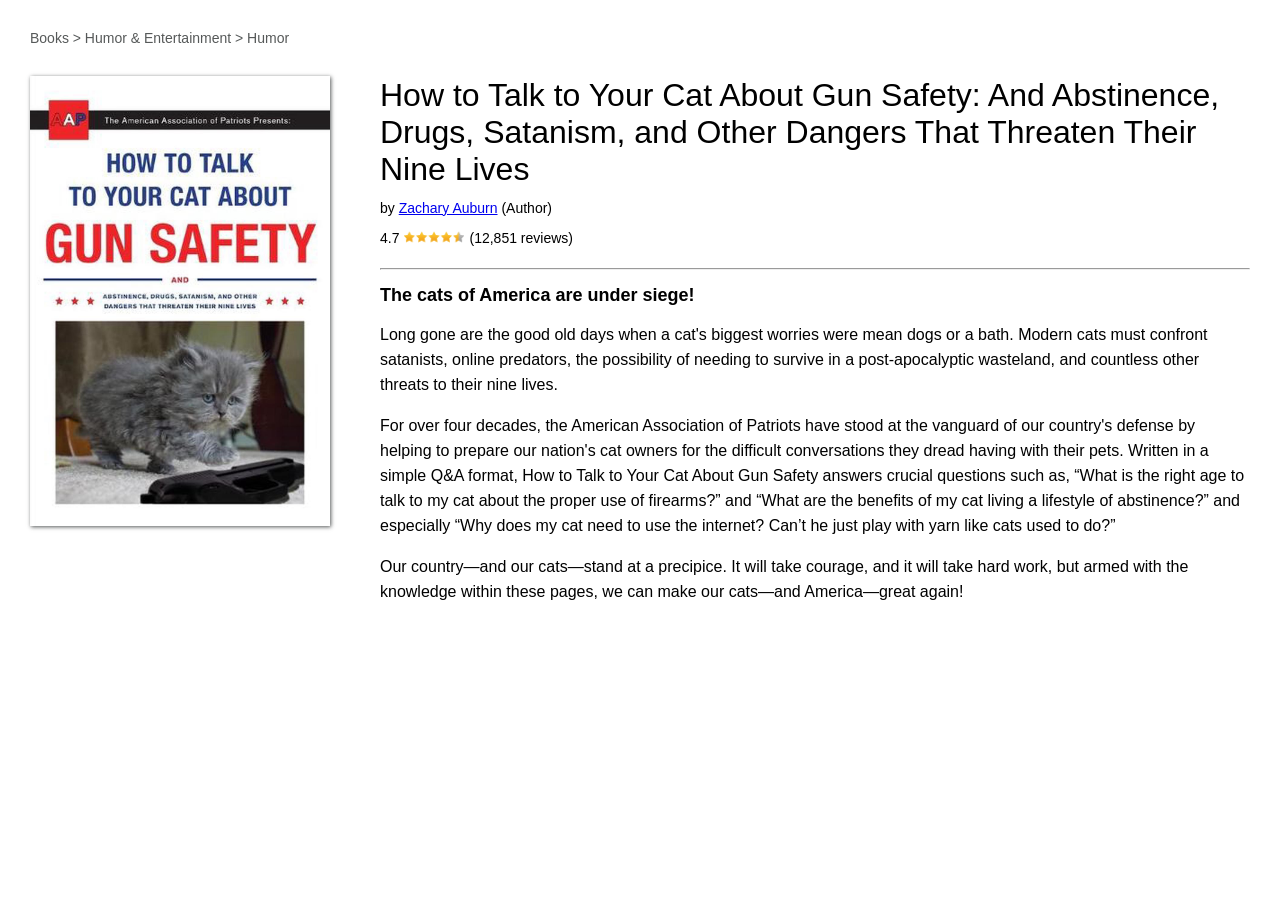
<file: amazon-product-page/index.html>
<!DOCTYPE html>
<html>
    <head>
        <meta charset="UTF-8">
        <meta name="viewport" content="width=device-width, initial-scale=1.0">
        <title>Amazon Product Page</title>
        <link rel="stylesheet" href="style.css">
    </head>

    <body>
        <p class ="header">Books > Humor & Entertainment > Humor</p>

        <div class="product-page">
            <img class="book-cover" src="./images/cover.jpg" alt="Book Cover">
            
            <div>
                <h1 class="heading">How to Talk to Your Cat About Gun Safety: And Abstinence, Drugs, Satanism, and Other Dangers That Threaten Their Nine Lives</h1>
                
                <p class="author">by <a href="https://a.co/d/0gkNpJZr">Zachary Auburn</a> (Author)</p>
                
                <div class="rating">
                    <p>4.7</p>
                    <img class="star-rating" src="./images/star-rating.png" alt="Star Rating">
                    <p>(12,851 reviews)</p>
                </div>

                <hr>

                <h2 class="subheading">The cats of America are under siege!</h2>

                <div class="description">
                    <p>Long gone are the good old days when a cat's biggest worries were mean dogs or a bath. Modern cats must confront satanists,
                        online predators, the possibility of needing to survive in a post-apocalyptic wasteland, and countless other threats to their
                        nine lives.</p>
                    <p>For over four decades, the American Association of Patriots have stood at the vanguard of our country's defense by helping
                        to prepare our nation's cat owners for the difficult conversations they dread having with their pets. Written in a simple
                        Q&A format, How to Talk to Your Cat About Gun Safety answers crucial questions such as, “What is the right age to talk to
                        my cat about the proper use of firearms?” and “What are the benefits of my cat living a lifestyle of abstinence?” and
                            especially “Why does my cat need to use the internet? Can’t he just play with yarn like cats used to do?”</p>
                    <p>Our country—and our cats—stand at a precipice. It will take courage, and it will take hard work, but armed with the knowledge
                        within these pages, we can make our cats—and America—great again!</p>
                    
                </div>

            </div>
        </div>
    </body>
</html>
</file>
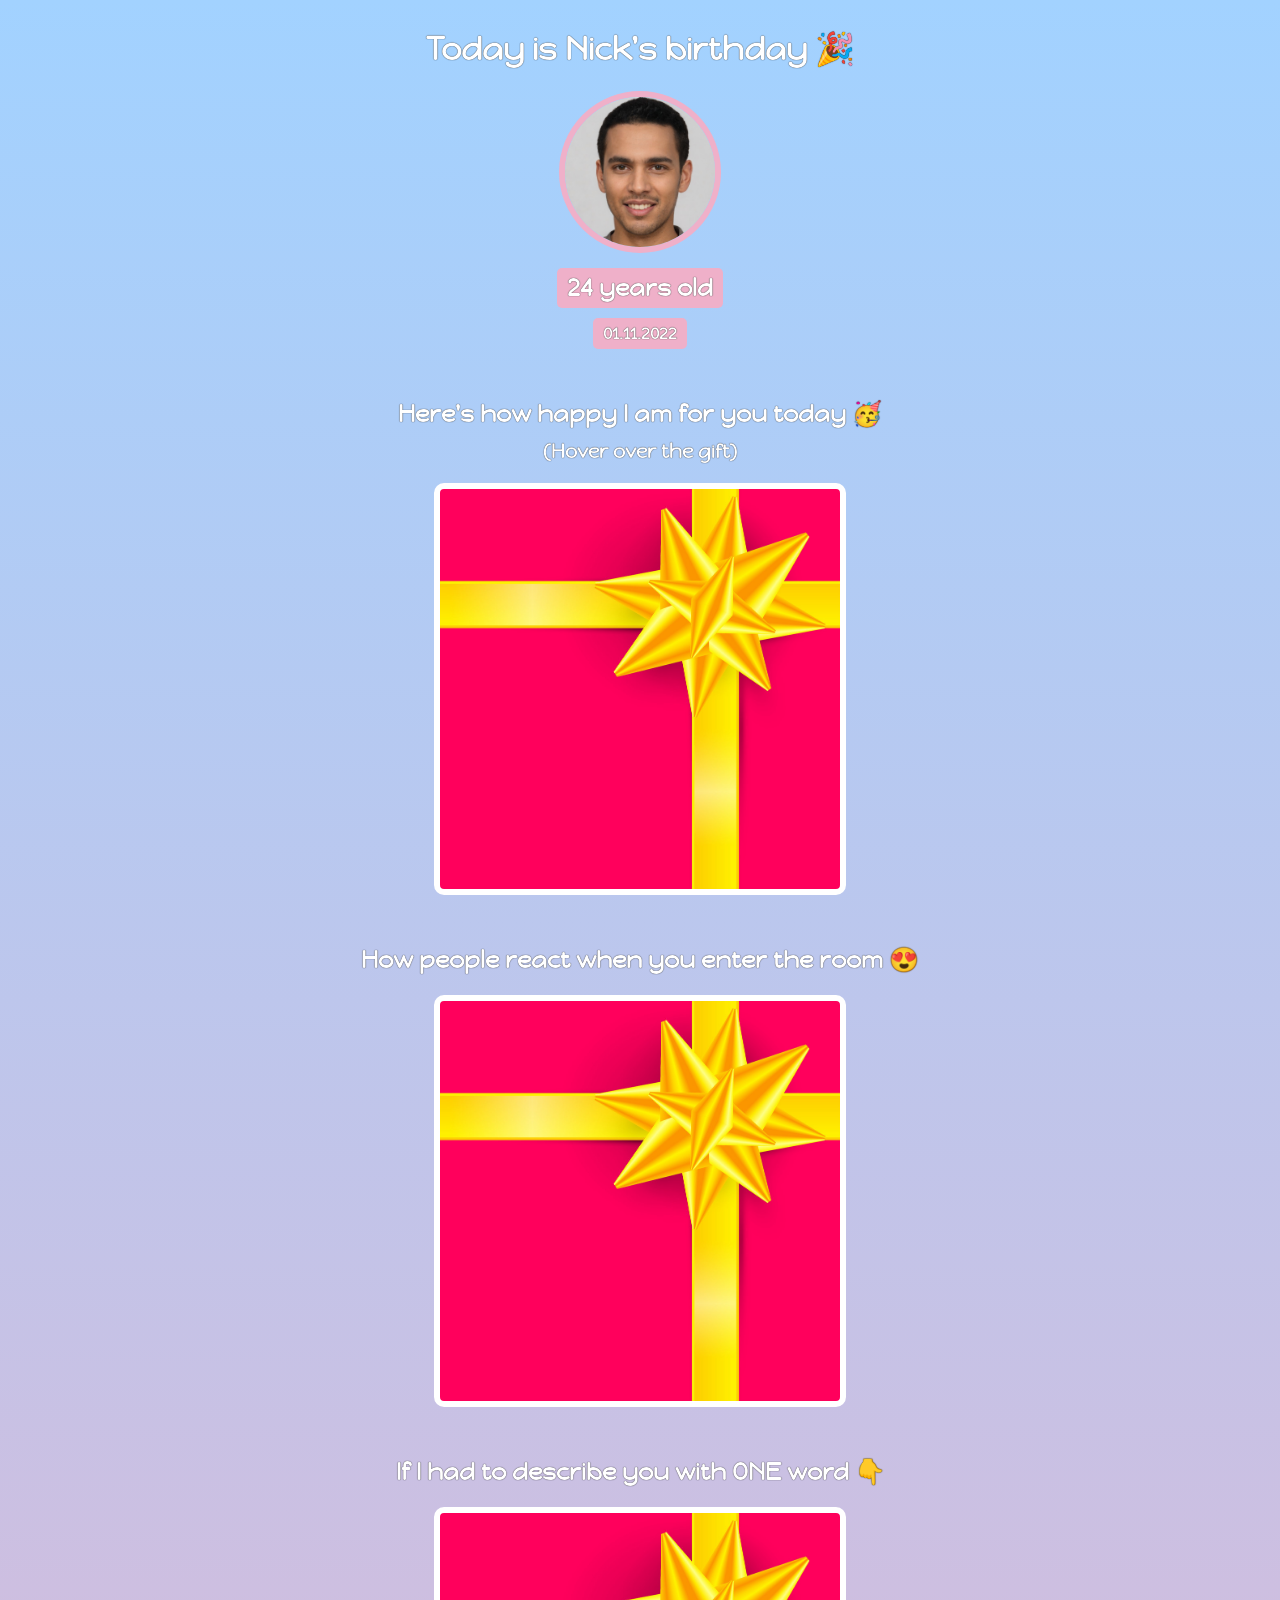
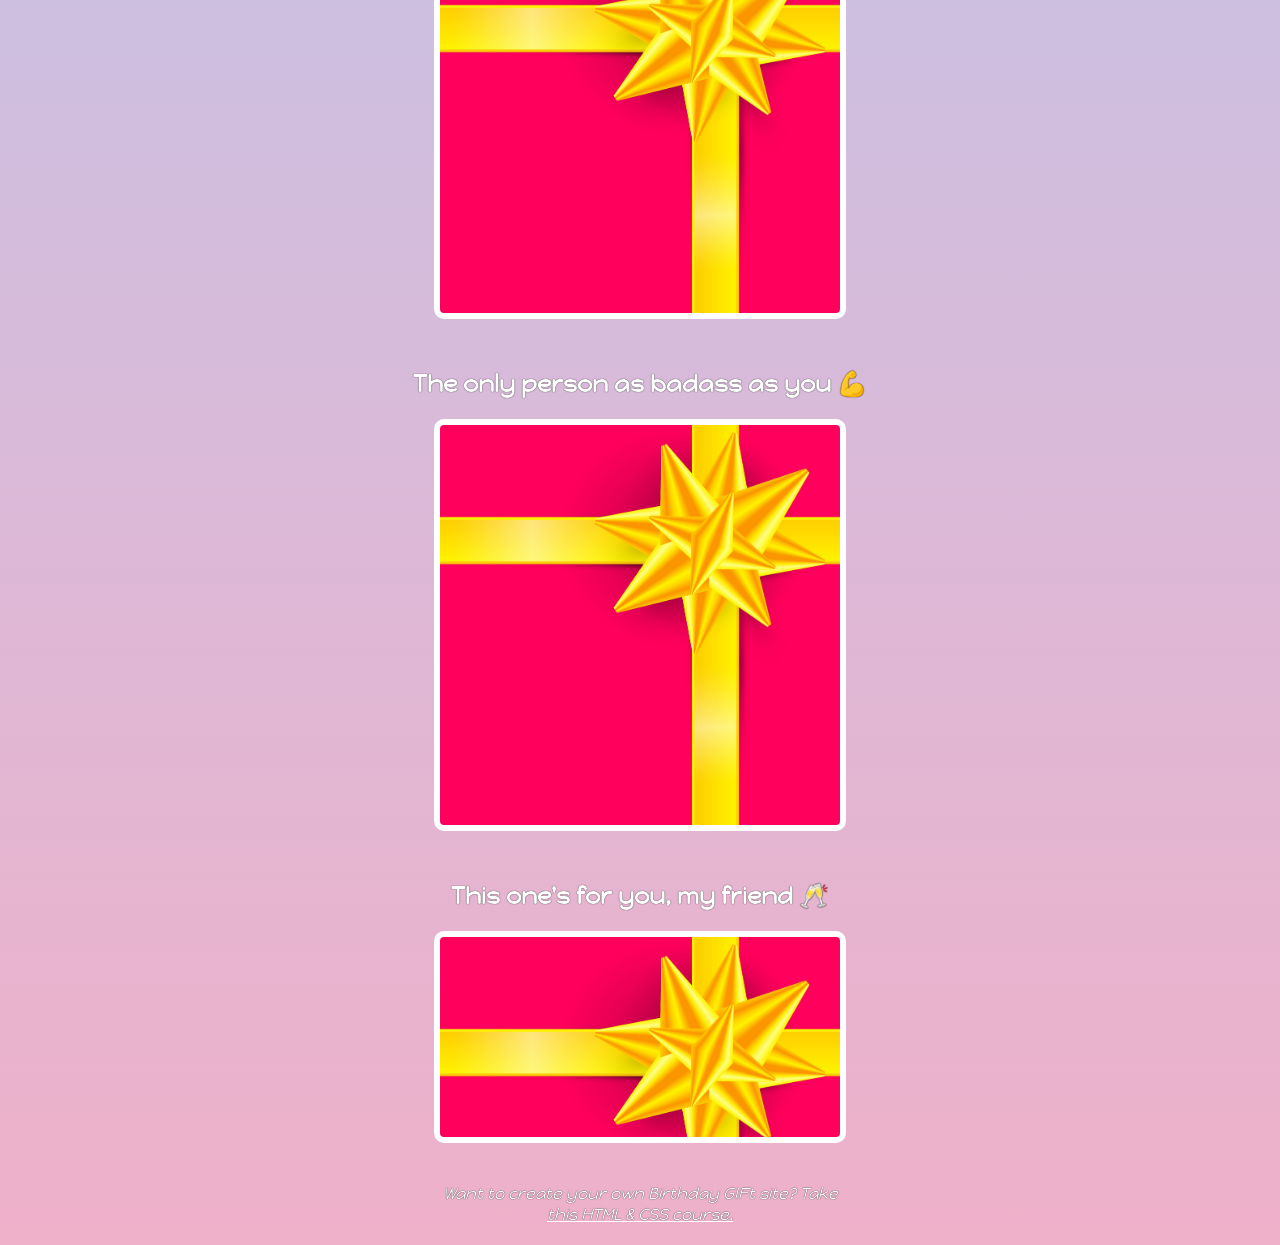
<file: brithday-gift-site/index.html>
<html>
    <head>
        <link rel="preconnect" href="https://fonts.googleapis.com">
        <link rel="preconnect" href="https://fonts.gstatic.com" crossorigin>
        <link href="https://fonts.googleapis.com/css2?family=Happy+Monkey&display=swap" rel="stylesheet">
        <link rel="stylesheet" href="styles.css">
    </head>
    <body>
        <div id="header">
            <h1>Today is Nick's birthday 🎉</h1>
            <img id="bff-img" src="images/nick.jpg">
            <h2 id="bday-age">24 years old</h2>
            <h4 id="bday-date">01.11.2022</h4>
        </div>
        
        <div class="gift-section">
            <h2 class="gift-title">Here's how happy I am for you today 🥳</h2>
            <h3 class="gift-hint">(Hover over the gift)</h3>
            <div class="gift-img" id="gift-img-happy"></div>
        </div>
        
        <div class="gift-section">
            <h2 class="gift-title">How people react when you enter the room 😍</h2>
            <div class="gift-img" id="gift-img-hot"></div>
        </div>
        
        <div class="gift-section">
            <h2 class="gift-title">If I had to describe you with ONE word 👇</h2>
            <div class="gift-img" id="gift-img-genius"></div>
        </div>
        
        <div class="gift-section">
            <h2 class="gift-title">The only person as badass as you 💪</h2>
            <div class="gift-img" id="gift-img-badass"></div>
        </div>
        
         <div class="gift-section">
            <h2 class="gift-title">This one's for you, my friend 🥂</h2>
            <div class="gift-img" id="gift-img-cheers"></div>
        </div>
        
        <p id="footer">Want to create your own Birthday GIFt site? Take <a href="https://scrimba.com/learn/htmlandcss" target="_blank">this HTML & CSS course.</a></p>
        
    </body>
</html>
</file>
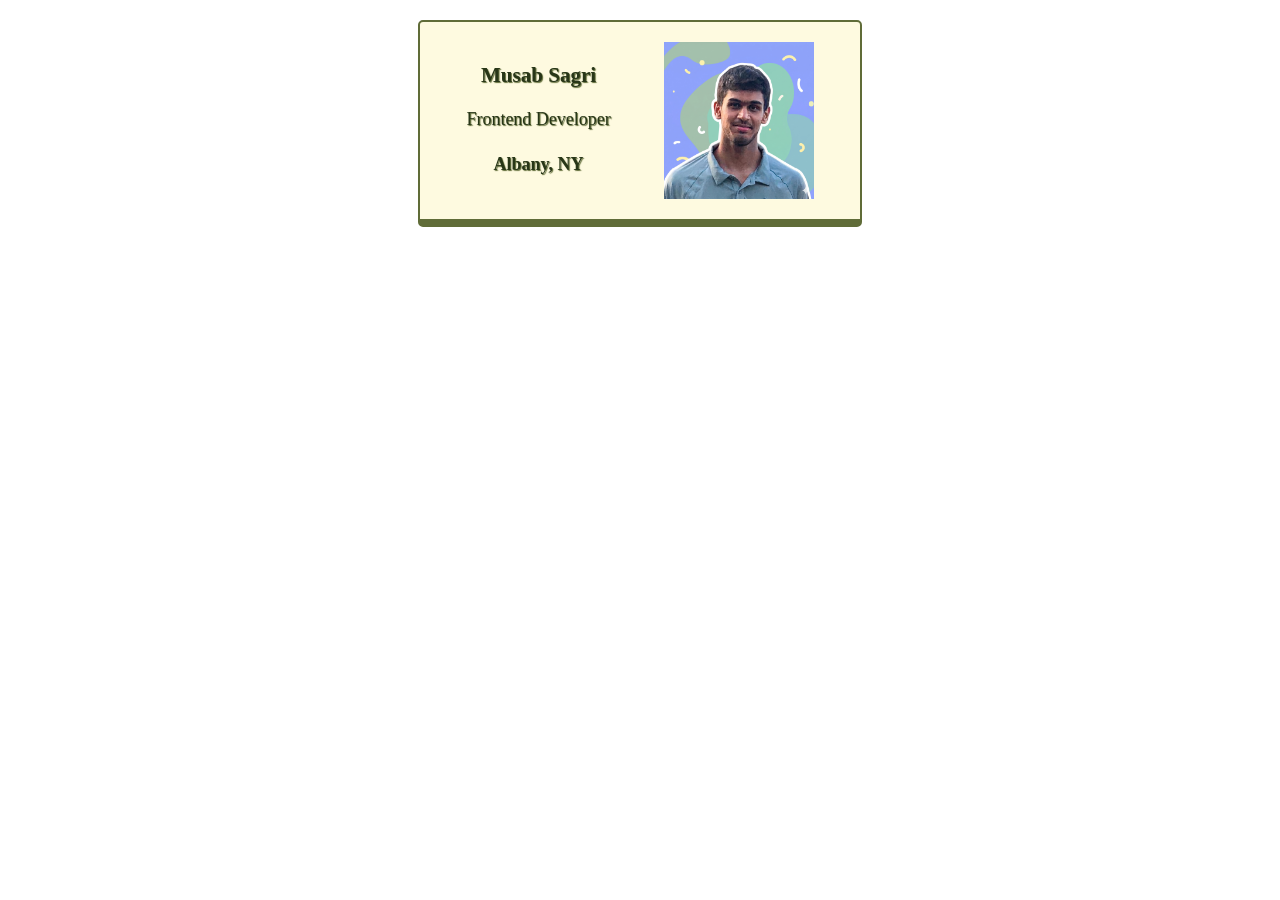
<file: business-card/index.html>
<html>
    <head>
        <link rel="stylesheet" href="styles.css" />
    </head>
    <body>
        <div class="card">
            <div >
                <h3>Musab Sagri</h3>
                <p>Frontend Developer</p>
                <h4>Albany, NY</h4>
            </div>
            <img class="avatar" src="images/musab.png">
        </div>
    </body>
</html>
</file>
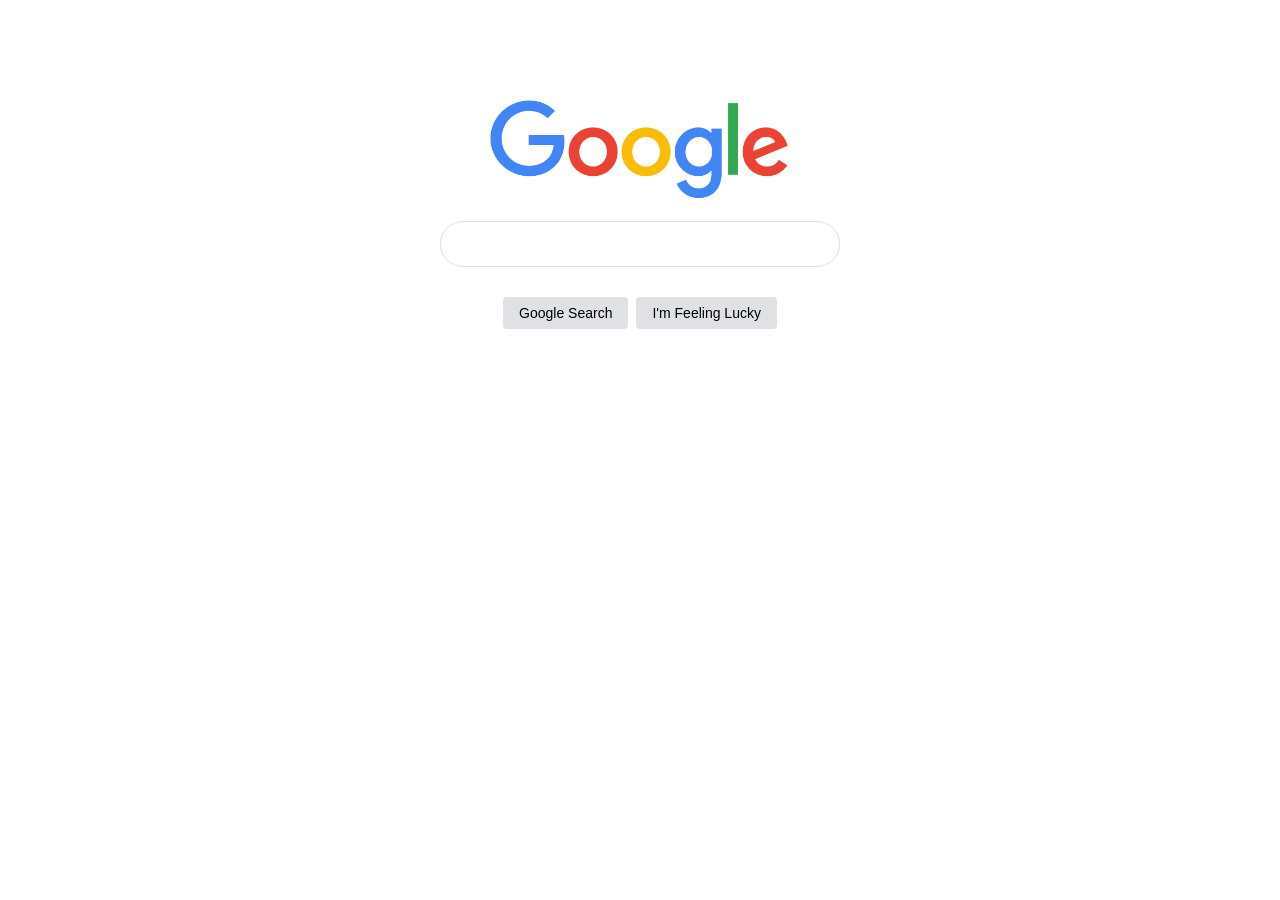
<file: google-clone/index.html>
<html>
    <head>
        <link rel="stylesheet" href="styles.css" />
    </head>
    <body>
        <div class="main">
            <img class="logo-img" src="google.png" />
            <input class="search-input" type="text" />
            <div class="btn-wrapper">
                <button class="btn">Google Search</button>
                <button class="btn">I'm Feeling Lucky</button>
            </div>
        </div>
    </body>
</html>
</file>
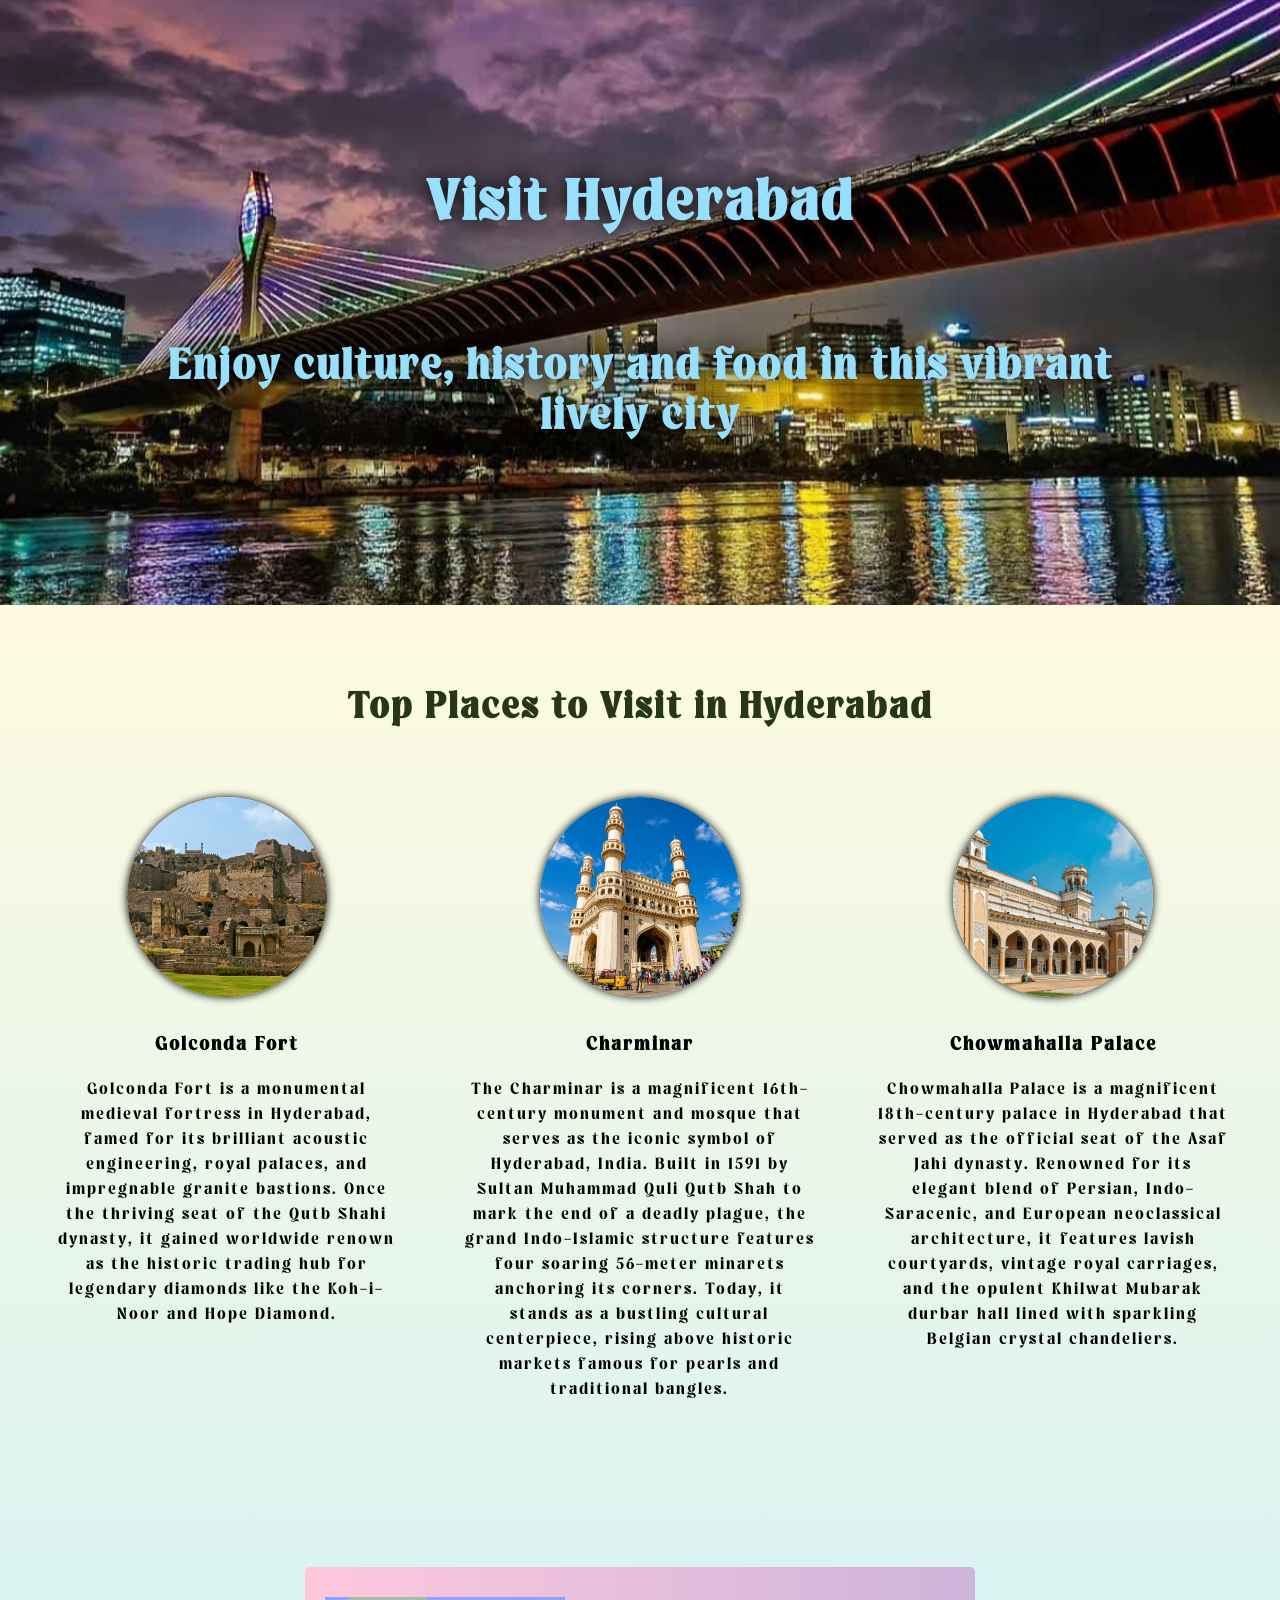
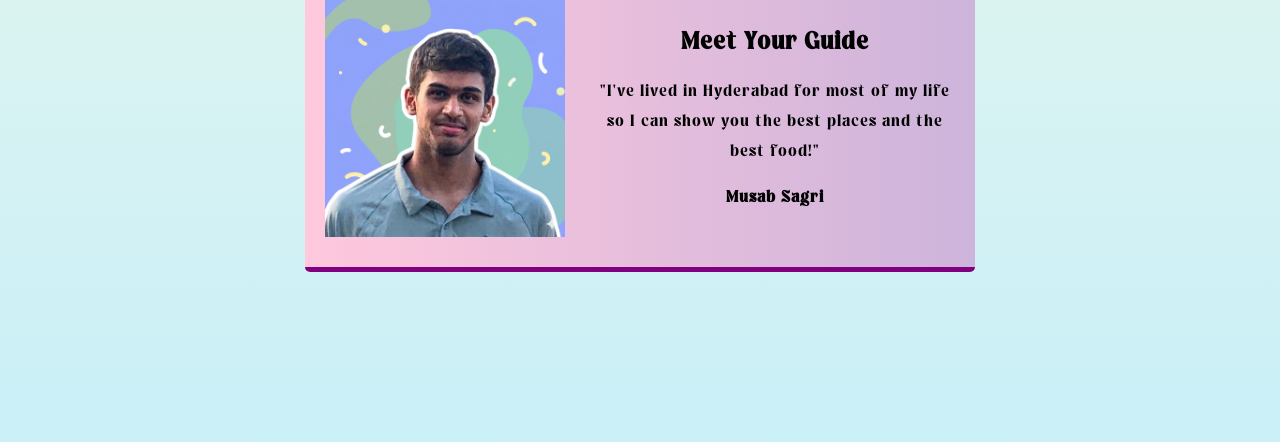
<file: hometown-homepage/index.html>
<!DOCTYPE html>
<html lang="en">

    <head>
        <meta charset="UTF-8">
        <meta http-equiv="X-UA-Compatible" content="IE=edge">
        <meta name="viewport" content="width=device-width, initial-scale=1.0">
        <title>Hometown Homepage</title>
        <link rel="stylesheet" href="styles.css">
    </head>

    <body>
        <div id="header">
            <h1>Visit Hyderabad</h1>
            <br>
            <h2>Enjoy culture, history and food in this vibrant lively city</h2>
        </div>

        <div id="gradient">

            <div id="sub-header">
                <h2>Top Places to Visit in Hyderabad</h2>
            </div>

            <div id="places-to-visit">
                <div id="place1">
                    <img class="place-image" src="images/golconda-fort.jpg" alt="Golconda Fort">
                    <h3>Golconda Fort</h3>
                    <p>Golconda Fort is a monumental medieval fortress in Hyderabad, famed for its brilliant acoustic engineering, royal palaces, 
                        and impregnable granite bastions. Once the thriving seat of the Qutb Shahi dynasty, it gained worldwide renown as the 
                        historic trading hub for legendary diamonds like the Koh-i-Noor and Hope Diamond.</p>
                </div>

                <div id="place2">
                    <img class="place-image" src="images/charminar.png" alt="Charminar">
                    <h3>Charminar</h3>
                    <p>The Charminar is a magnificent 16th-century monument and mosque that serves as the iconic symbol of Hyderabad, India. Built 
                        in 1591 by Sultan Muhammad Quli Qutb Shah to mark the end of a deadly plague, the grand Indo-Islamic structure features four 
                        soaring 56-meter minarets anchoring its corners. Today, it stands as a bustling cultural centerpiece, rising above historic 
                        markets famous for pearls and traditional bangles.</p>
                </div>

                <div id="place3">
                    <img class="place-image" src="images/chowmahalla-palace.jpg" alt="Chowmahalla Palace">
                    <h3>Chowmahalla Palace</h3>
                    <p>Chowmahalla Palace is a magnificent 18th-century palace in Hyderabad that served as the official seat of the Asaf Jahi dynasty. Renowned for its 
                        elegant blend of Persian, Indo-Saracenic, and European neoclassical architecture, it features lavish courtyards, vintage royal carriages, and the 
                        opulent Khilwat Mubarak durbar hall lined with sparkling Belgian crystal chandeliers.</p>
                </div>
            </div>

            <div id="guide-card">
                <img id="guide-image" src="images/guide.png" alt="Guide image">
                <div id="guide-info">
                    <h2>Meet Your Guide</h2>
                    <p>"I've lived in Hyderabad for most of my life so I can show you the best places and the best food!"</p>
                    <p><strong>Musab Sagri</strong></p>
                </div>
            </div>

        </div>
    </body>
</html>
</file>
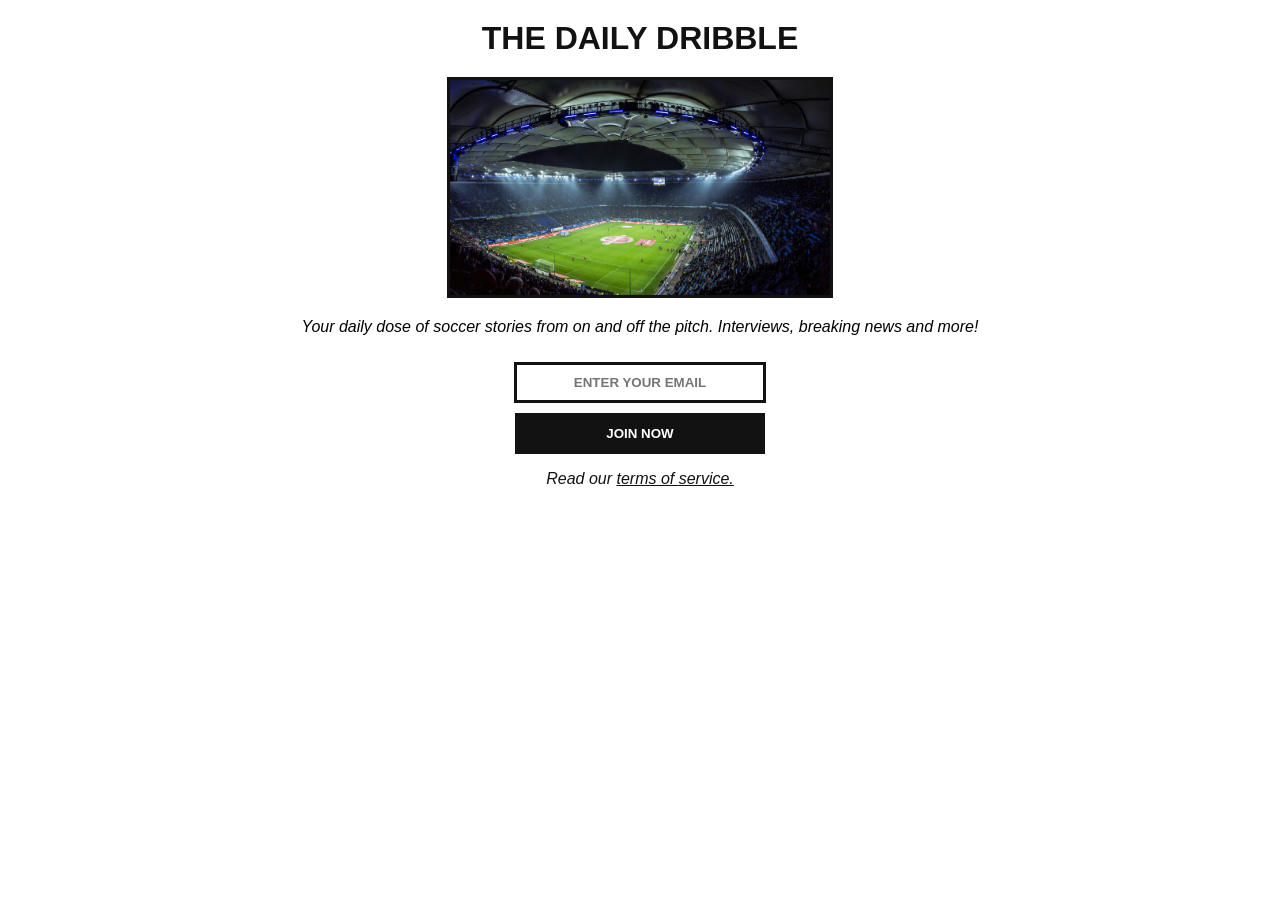
<file: the-daily-dribble/index.html>
<!DOCTYPE html>
<html>
    <head>
        <meta charset="UTF-8">
        <meta name="viewport" content="width=device-width, initial-scale=1.0">
        <link rel="stylesheet" href="style.css">
        <title>THE DAILY DRIBBLE</title>
    </head>

    <body>
        <div class="main">
            <h1 class="title">THE DAILY DRIBBLE</h1>
            <img class="soccer-stadium" src="soccer.jpg">
            <p class="description">Your daily dose of soccer stories from on and off the pitch. Interviews, breaking news and more!</p>            <input class="email" type="text" placeholder="ENTER YOUR EMAIL">
            <br>
            <button class="join-button">JOIN NOW</button>
            <p class="terms">Read our
                <a href="https://scrimba.com/learn/htmlandcss/solo-project-pro-the-daily-dribble-newsletter-coc754bcfaff02cf114d5cfad" target="_blank">terms of service.</a>
            </p>
        </div>
    </body>
</html>
</file>
<file: amazon-product-page/style.css>
body {
    font-family: "Amazon Ember", Arial, sans-serif;
    margin: 30px;
}

.product-page {
    display: flex;
    justify-content: center;
}

.header {
    font-size: 14px;
    color: #565959;
    display: block;
    margin-bottom: 10px;
}
.book-cover {
    width: 300px;
    height: 450px;
    margin-top: 20px;
    margin-right: 50px;
    box-shadow: 1px 1px 4px #565959;
}

.heading {
    font-weight: normal;
}

.author {
    font-size: 14px;
    margin-bottom: 0;
    margin-top: -10px;
}

.rating {
    font-size: 14px;
    display: flex;
    gap: 5px;

}

.star-rating {
    width: 60px;
    height: 30px;
    margin-top: 6px;
}

.subheading {
    font-size: 18px;
}

.description {
    font-size: 16px;
    line-height: 25px;
}
</file>
<file: brithday-gift-site/styles.css>
body {
    text-align: center;
    font-family: 'Happy Monkey', cursive;
    background: linear-gradient(#a2d2ff, #EFB0C9);
    color: #ffffff;
}

h1, h2, h3, h4, p {
    text-shadow: 0 0 1px black;
}

#bff-img {
    width: 150px;
    border-radius: 50%;
    border: 6px solid #EFB0C9;
    margin-bottom: 10px;
}

#bday-age {
    background: #EFB0C9;
    padding: 5px 10px;
    border-radius: 5px;
    margin: 5px 0 10px 0;
}

#bday-date {
    margin: 0;
    background: #EFB0C9;
    padding: 5px 10px;
    border-radius: 5px;
}

#header {
    display: flex;
    flex-direction: column;
    align-items: center;
}

.gift-section {
    margin-top: 50px;
}

.gift-title {
    margin-bottom: 10px;
}

.gift-hint {
    margin-top: 0;
}

#gift-img-cheers {
    height: 200px;
}

.gift-img {
    margin: 20px auto;
    max-width: 400px;
    height: 400px;
    border: 6px solid white;
    border-radius: 10px;
    background-image: url("images/gift-cover.jpg");
    background-size: cover;
}

#gift-img-happy:hover {
    background-image: url("images/happy.gif");
}

#gift-img-hot:hover {
    background-image: url("images/hot.gif");
}

#gift-img-genius:hover {
    background-image: url("images/genius.gif");
}

#gift-img-badass:hover {
    background-image: url("images/badass.gif");
}

#gift-img-cheers:hover {
    background-image: url("images/cheers.gif");
}

#footer {
    font-style: italic;
    width: 400px;
    margin: 40px auto 20px;
}

a {
    color: white;
}

/* 
Add the footer paragraph according to the design. 
Configure the anchor tag to open the link in a new tab.
Forgotten how to do it? Google it! 

Link: 
https://scrimba.com/learn/htmlandcss

Text:
Want to create your own Birthday GIFt site? Take this HTML & CSS course.
*/
</file>
<file: business-card/styles.css>
body {
    margin: 20px;
    font-family: Georgia, 'Times New Roman', Times, serif;
}

.avatar {
    width: 150px;
}

.card {
    width: 400px;
    margin: 0 auto;
    padding: 20px;
    display: flex;
    justify-content: space-around;
    text-align: center;
    background: #fefae0;
    color: #283618;
    font-size: large;
    border: 2px solid #606c38;
    border-bottom: 8px solid #606c38;
    border-radius: 5px;
    text-shadow: 1px 1px 1px #606c38;
}
</file>
<file: google-clone/styles.css>
/*
Challenge:
Wrap the buttons in a flexbox div and center them.
Give the div a "btn-wrapper" class.
*/

.main {
    margin-top: 100px;    
}

.logo-img {
    display: block;
    width: 300px;
    margin-bottom: 20px;
    margin-left: auto;
    margin-right: auto;
}

.search-input {
    display: block;
    width: 400px;
    margin-left: auto;
    margin-right: auto;
    line-height: 24px;
    padding-top: 10px;
    padding-bottom: 10px;
    padding-left: 30px;
    padding-right: 30px;
    border: 1px solid #dfe1e5;
    border-radius: 24px;
}

.btn-wrapper {
    display: flex;
    justify-content: center;
}

.btn {
    margin-left: 4px;
    margin-right: 4px;
    margin-top: 30px;
    background: #dfe1e5;
    border: none;
    padding-top: 8px;
    padding-bottom: 8px;
    padding-left: 16px;
    padding-right: 16px;
    border-radius: 4px;
    font-size: 14px;
}
</file>
<file: hometown-homepage/styles.css>
@font-face {
    font-family: "Mileast, Sans-serif";
    src: url("fonts/Mileast.otf") format("opentype");
    font-weight: normal;
    font-style: normal;
    font-display: swap;
}

body {
    font-family: "Mileast, Sans-serif";
    letter-spacing: 2px;
    margin: 0;
    text-align: center;
}

#header {
    font-size: 28px;
    color: #97dffc;
    text-shadow: 0px 0px 20px #000000;
    background-image: url("images/durgam-cheruvu.jpg");
    background-size: cover;
    background-position: center;
    padding: 130px;
}

#gradient {
    background: linear-gradient(#fefae0, #caf0f8);
    padding: 20px;
}

#sub-header {
    font-size: 24px;
    color: #283618;
    font-weight: bold;
    margin: 60px;
}

.place-image {
    margin: 10px;
    width: 200px;
    height: 200px;
    object-fit: cover;
    border-radius: 50%;
    box-shadow: 0px 0px 8px #000000;
}

#place1, #place2, #place3 {
    width: 350px;
}

#place1:hover, #place2:hover, #place3:hover {
    transform: scale(1.1);
}

#places-to-visit {
    display: flex;
    justify-content: space-around;
    font-family: "Mileast, Sans-serif";
    letter-spacing: 2px;
    font-size: 16px;
    line-height: 25.0px;
}

#guide-card {
    display: flex;
    margin: 150px;
    margin-left: auto;
    margin-right: auto;
    justify-content: space-between;
    background: linear-gradient(to right, #ffc8dd, #cdb4db);
    border-bottom: 5px solid purple;
    border-radius: 5px;
    width: 630px;
    padding: 30px 20px;
}

#guide-image {
    width: 240px;
    height: 240px;
}

#guide-info {
    width: 360px;
    font-size: 16px;
    align-self: center;
    line-height: 30px;
    letter-spacing: 1px;
}

#guide-card:hover {
    transform: scale(1.05);
    transition: 0.5s;
    box-shadow: 0px 0px 20px purple;
}
</file>
<file: the-daily-dribble/style.css>
.main {
    margin: 8px;
    text-align: center;
    font-family: Arial, sans-serif, helvetica;
}

.title {
    text-align: center;
    margin-top: 20px;
    margin-bottom: 20px;
    color: #121212;
    font-weight: bold;
}
.soccer-stadium {
    width: 380px;
    border: 3px solid #121212;
}

.description {
    margin-top: 16px;
    margin-bottom: 16px;
    font-style: italic;
}

.email {
    margin-top: 10px;
    width: 242px;
    text-align: center;
    font-weight: bold;
    border: 3px solid #121212;
    padding-top: 10px;
    padding-bottom: 10px;
    padding-left: 2px;
    padding-right: 2px;
}

.join-button {
    margin-top: 10px;
    width: 250px;
    background-color: #121212;
    border: 3px solid #121212;
    font-weight: bold;
    color: #ffffff;
    padding-top: 10px;
    padding-bottom: 10px;
    padding-left: 6px;
    padding-right: 6px;
}

.terms {
    font-style: italic;
    color: #121212;
}

a{
    color: #121212; 
}
</file>
